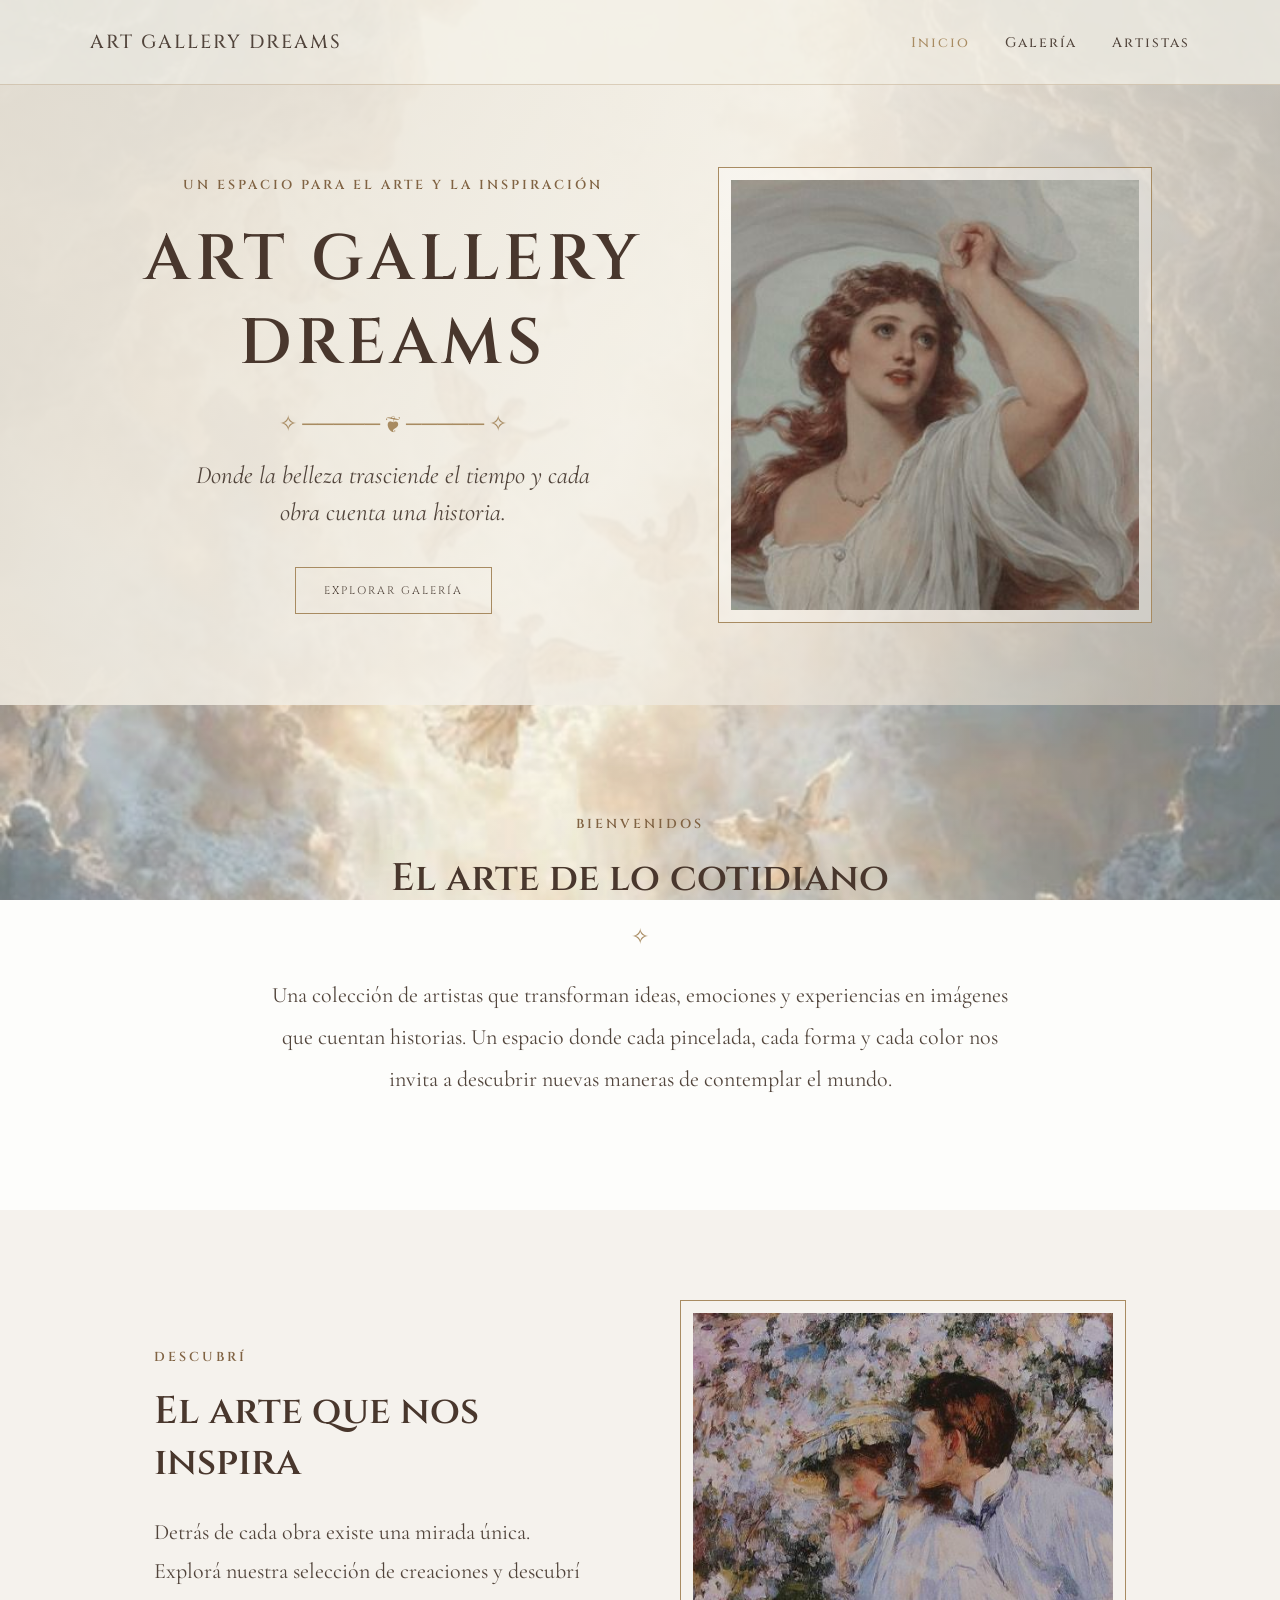
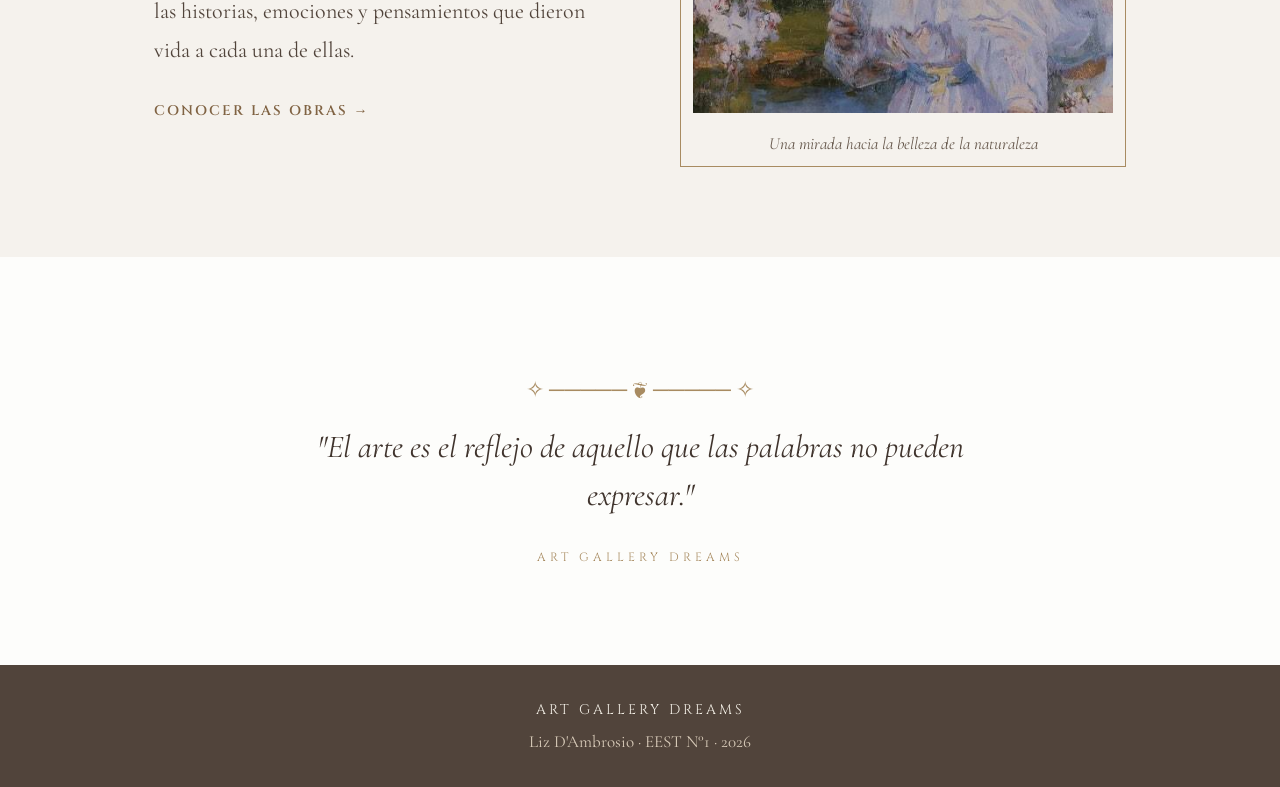
<file: index.html>
<!DOCTYPE html>
<html lang="es">

<head>
    <meta charset="UTF-8">
    <meta name="viewport" content="width=device-width, initial-scale=1.0">

    <title>Art Gallery Dreams | Inicio</title>

    <link rel="stylesheet" href="estilos.css">

    <link href="https://fonts.googleapis.com/css2?family=Cinzel:wght@400;500;600;700&family=Cormorant+Garamond:wght@400;500;600;700&display=swap" rel="stylesheet">
</head>

<body class="pagina-inicio">

    <!-- NAVEGACION -->

    <nav class="navegador">
        <a href="index.html" class="marca">ART GALLERY DREAMS</a>

        <ul>
            <li><a href="index.html" class="activo">Inicio</a></li>
            <li><a href="galeria.html">Galería</a></li>
            <li><a href="artistas.html">Artistas</a></li>
        </ul>
    </nav>


    <main>

        <!-- PORTADA PRINCIPAL -->

        <header class="hero">

            <div class="hero-contenido">

                <p class="subtitulo">UN ESPACIO PARA EL ARTE Y LA INSPIRACIÓN</p>

                <h1>ART GALLERY<br>DREAMS</h1>

                <div class="ornamento">✧ ───── ❦ ───── ✧</div>

                <p class="hero-descripcion">
                    Donde la belleza trasciende el tiempo
                    y cada obra cuenta una historia.
                </p>

                <a href="galeria.html" class="boton">
                    EXPLORAR GALERÍA
                </a>

            </div>

            <div class="hero-imagen">
                <img src="img/face.jpg" alt="Obra artística destacada">
            </div>

        </header>


        <!-- INTRODUCCION -->

        <section class="introduccion">

            <p class="etiqueta">BIENVENIDOS</p>

            <h2>El arte de lo cotidiano</h2>

            <div class="ornamento">✧</div>

            <p>
                Una colección de artistas que transforman ideas,
                emociones y experiencias en imágenes que cuentan
                historias. Un espacio donde cada pincelada,
                cada forma y cada color nos invita a descubrir
                nuevas maneras de contemplar el mundo.
            </p>

        </section>


        <!-- OBRA DESTACADA -->

        <section class="obra-destacada">

            <div class="obra-texto">

                <p class="etiqueta">DESCUBRÍ</p>

                <h2>El arte que nos inspira</h2>

                <p>
                    Detrás de cada obra existe una mirada única.
                    Explorá nuestra selección de creaciones y
                    descubrí las historias, emociones y pensamientos
                    que dieron vida a cada una de ellas.
                </p>

                <a href="galeria.html" class="enlace">
                    CONOCER LAS OBRAS →
                </a>

            </div>

            <div class="obra-marco">
                <img src="img/springg.jpeg" alt="Obra de primavera">
                <p class="pie-imagen">Una mirada hacia la belleza de la naturaleza</p>
            </div>

        </section>


        <!-- CIERRE -->

        <section class="frase-final">

            <div class="ornamento">✧ ───── ❦ ───── ✧</div>

            <h2>
                "El arte es el reflejo de aquello
                que las palabras no pueden expresar."
            </h2>

            <p>ART GALLERY DREAMS</p>

        </section>

    </main>


    <!-- PIE DE PAGINA -->

    <footer class="pie">

        <p>ART GALLERY DREAMS</p>

        <span>Liz D'Ambrosio · EEST N°1 · 2026</span>

    </footer>

</body>
</html>
</file>
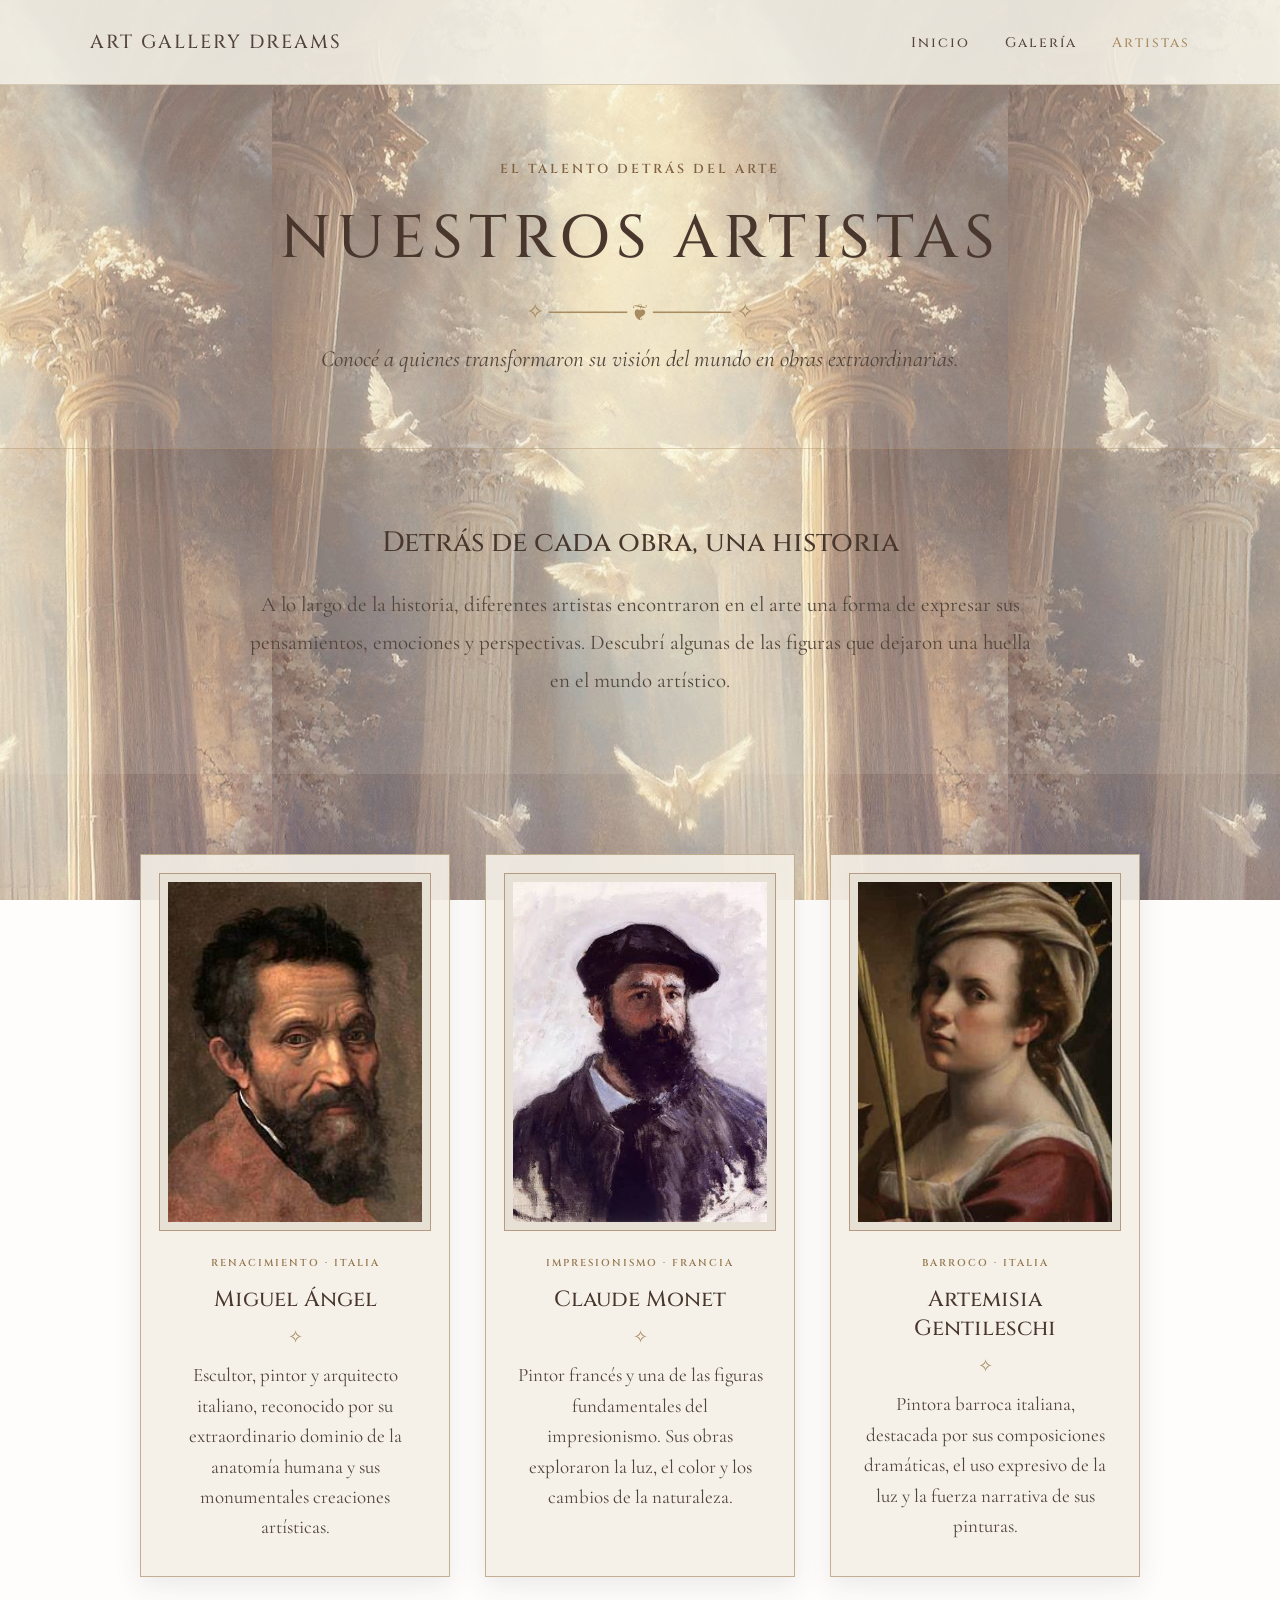
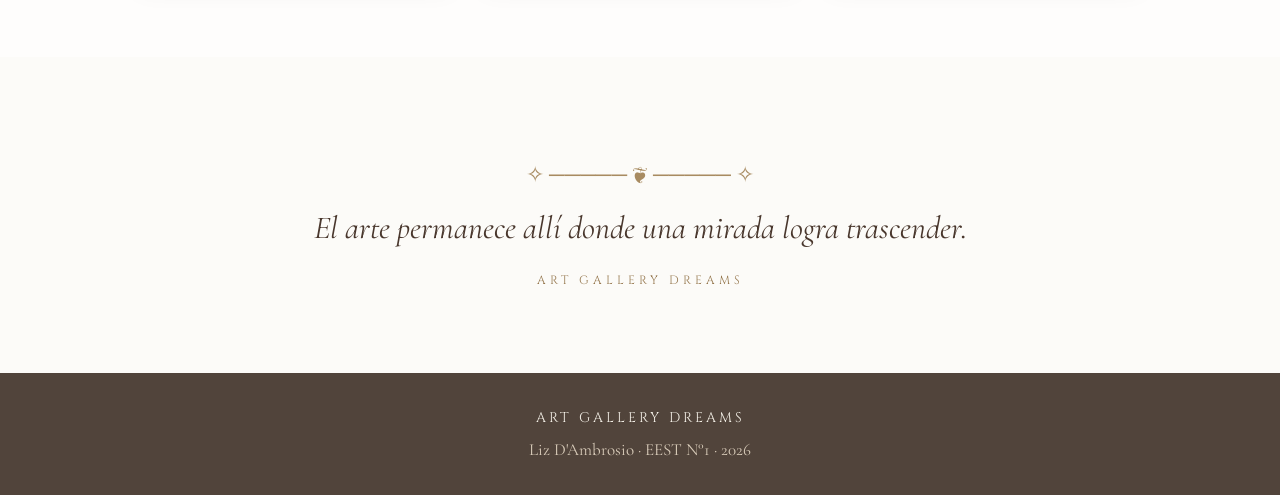
<file: artistas.html>
<!DOCTYPE html>
<html lang="es">

<head>
    <meta charset="UTF-8">
    <meta name="viewport" content="width=device-width, initial-scale=1.0">

    <title>Artistas | Art Gallery Dreams</title>

    <link rel="stylesheet" href="estilos.css">

    <link href="https://fonts.googleapis.com/css2?family=Cinzel:wght@400;500;600;700&family=Cormorant+Garamond:wght@400;500;600;700&display=swap" rel="stylesheet">
</head>

<body class="pagina-artistas">

    <!-- NAVEGACION -->

    <nav class="navegador">

        <a href="index.html" class="marca">ART GALLERY DREAMS</a>

        <ul>
            <li><a href="index.html">Inicio</a></li>
            <li><a href="galeria.html">Galería</a></li>
            <li><a href="artistas.html" class="activo">Artistas</a></li>
        </ul>

    </nav>


    <main>

        <!-- ENCABEZADO -->

        <header class="artistas-encabezado">

            <p class="etiqueta">EL TALENTO DETRÁS DEL ARTE</p>

            <h1>NUESTROS ARTISTAS</h1>

            <div class="ornamento">✧ ───── ❦ ───── ✧</div>

            <p>
                Conocé a quienes transformaron su visión
                del mundo en obras extraordinarias.
            </p>

        </header>


        <!-- INTRODUCCION -->

        <section class="artistas-introduccion">

            <h2>Detrás de cada obra, una historia</h2>

            <p>
                A lo largo de la historia, diferentes artistas
                encontraron en el arte una forma de expresar
                sus pensamientos, emociones y perspectivas.
                Descubrí algunas de las figuras que dejaron
                una huella en el mundo artístico.
            </p>

        </section>


        <!-- ARTISTAS -->

        <section class="artistas-contenedor">

            <article class="artista-card">

                <div class="artista-retrato">
                    <img src="img/images (1).jpeg" alt="Retrato de Miguel Ángel">
                </div>

                <div class="artista-info">

                    <p class="artista-periodo">RENACIMIENTO · ITALIA</p>

                    <h2>Miguel Ángel</h2>

                    <div class="ornamento">✧</div>

                    <p>
                        Escultor, pintor y arquitecto italiano,
                        reconocido por su extraordinario dominio
                        de la anatomía humana y sus monumentales
                        creaciones artísticas.
                    </p>

                </div>

            </article>


            <article class="artista-card">

                <div class="artista-retrato">
                    <img src="img/images (2).jpeg" alt="Retrato de Claude Monet">
                </div>

                <div class="artista-info">

                    <p class="artista-periodo">IMPRESIONISMO · FRANCIA</p>

                    <h2>Claude Monet</h2>

                    <div class="ornamento">✧</div>

                    <p>
                        Pintor francés y una de las figuras
                        fundamentales del impresionismo.
                        Sus obras exploraron la luz, el color
                        y los cambios de la naturaleza.
                    </p>

                </div>

            </article>


            <article class="artista-card">

                <div class="artista-retrato">
                    <img src="img/Portrait.jpg" alt="Retrato de Artemisia Gentileschi">
                </div>

                <div class="artista-info">

                    <p class="artista-periodo">BARROCO · ITALIA</p>

                    <h2>Artemisia Gentileschi</h2>

                    <div class="ornamento">✧</div>

                    <p>
                        Pintora barroca italiana, destacada
                        por sus composiciones dramáticas,
                        el uso expresivo de la luz y la fuerza
                        narrativa de sus pinturas.
                    </p>

                </div>

            </article>

        </section>


        <!-- CIERRE -->

        <section class="artistas-cierre">

            <div class="ornamento">✧ ───── ❦ ───── ✧</div>

            <h2>El arte permanece allí donde una mirada logra trascender.</h2>

            <p>ART GALLERY DREAMS</p>

        </section>

    </main>


    <!-- PIE DE PAGINA -->

    <footer class="pie">

        <p>ART GALLERY DREAMS</p>

        <span>Liz D'Ambrosio · EEST N°1 · 2026</span>

    </footer>

</body>
</html>
</file>
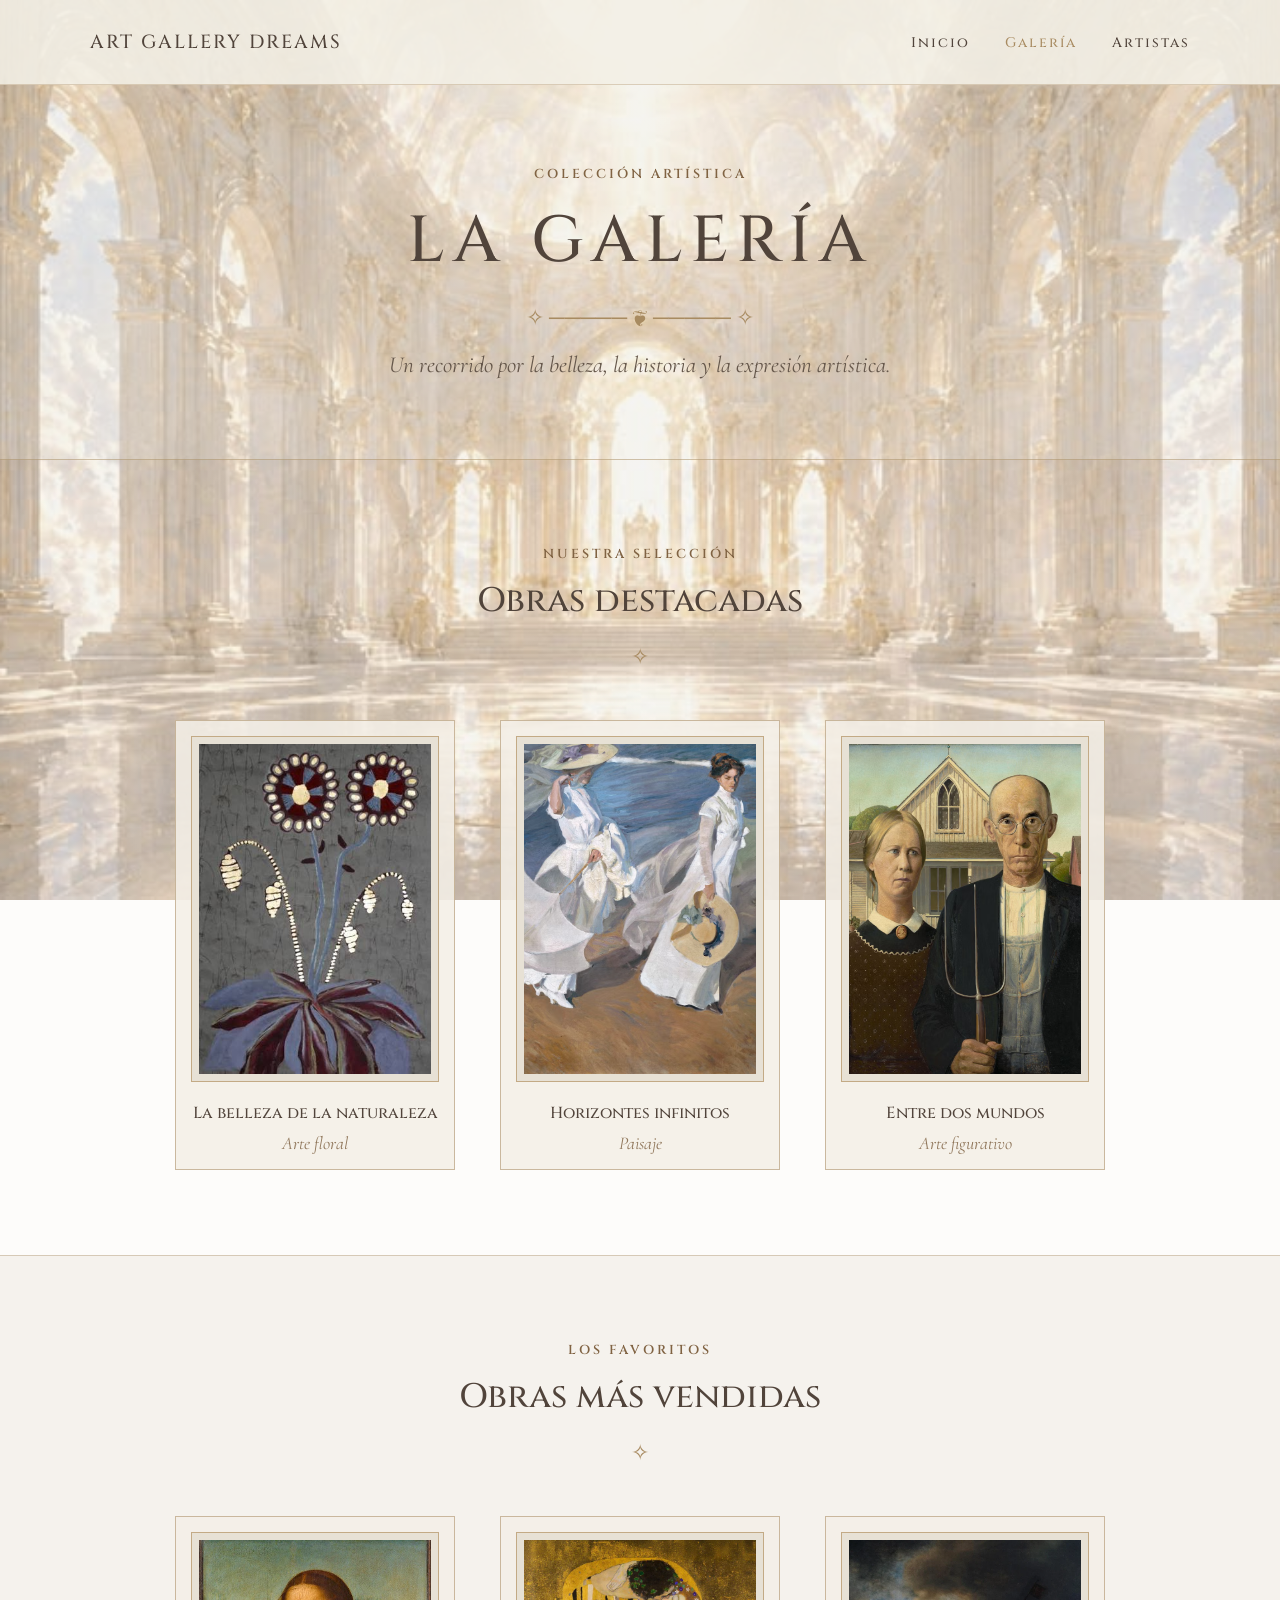
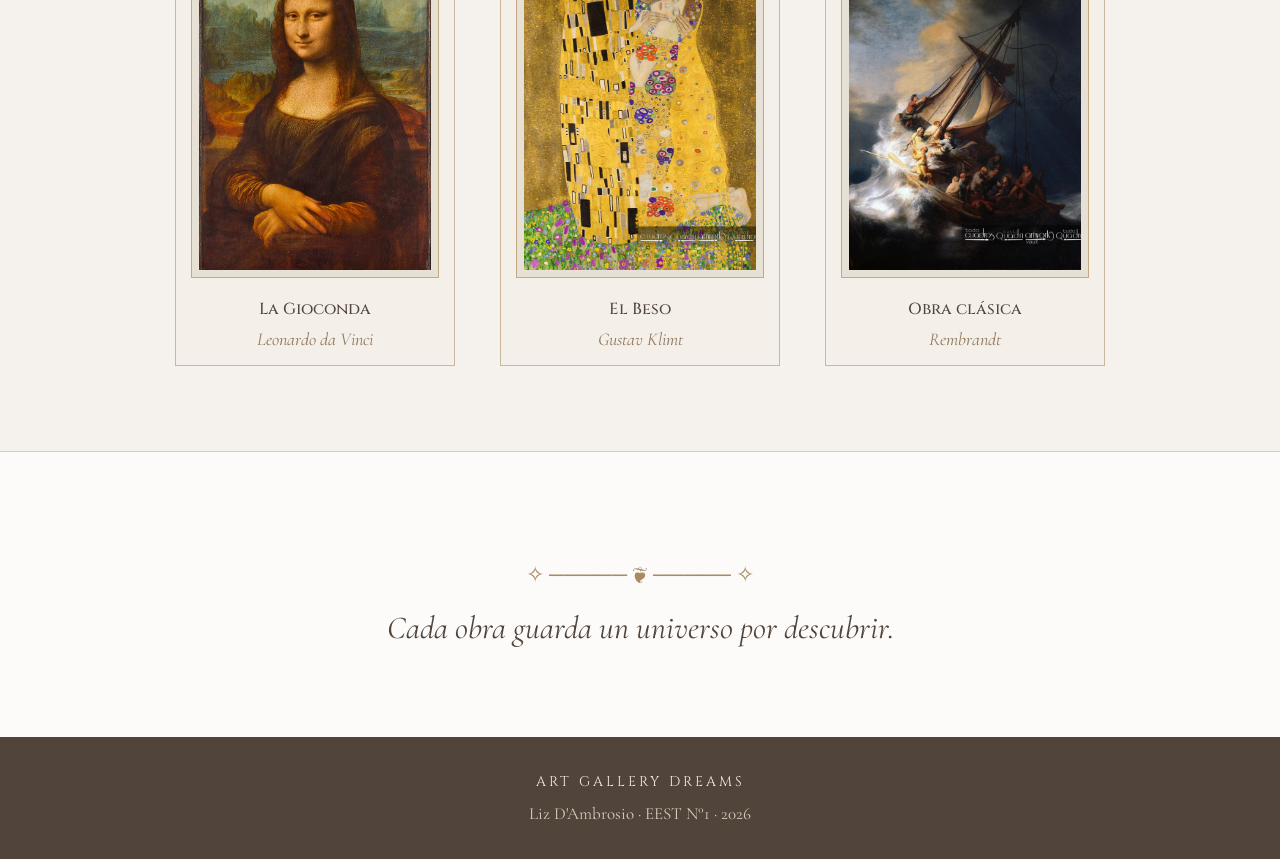
<file: galeria.html>
<!DOCTYPE html>
<html lang="es">

<head>
    <meta charset="UTF-8">
    <meta name="viewport" content="width=device-width, initial-scale=1.0">

    <title>Galería | Art Gallery Dreams</title>

    <link rel="stylesheet" href="estilos.css">

    <link href="https://fonts.googleapis.com/css2?family=Cinzel:wght@400;500;600;700&family=Cormorant+Garamond:wght@400;500;600;700&display=swap" rel="stylesheet">
</head>

<body class="pagina-galeria">

    <!-- NAVEGACION -->

    <nav class="navegador">

        <a href="index.html" class="marca">ART GALLERY DREAMS</a>

        <ul>
            <li><a href="index.html">Inicio</a></li>
            <li><a href="galeria.html" class="activo">Galería</a></li>
            <li><a href="artistas.html">Artistas</a></li>
        </ul>

    </nav>


    <main>

        <!-- ENCABEZADO -->

        <header class="galeria-encabezado">

            <p class="etiqueta">COLECCIÓN ARTÍSTICA</p>

            <h1>LA GALERÍA</h1>

            <div class="ornamento">✧ ───── ❦ ───── ✧</div>

            <p>
                Un recorrido por la belleza, la historia
                y la expresión artística.
            </p>

        </header>


        <!-- OBRAS DESTACADAS -->

        <section class="galeria-seccion">

            <div class="galeria-titulo">

                <p class="etiqueta">NUESTRA SELECCIÓN</p>

                <h2>Obras destacadas</h2>

                <div class="ornamento">✧</div>

            </div>


            <div class="galeria-obras">

                <article class="obra-card">

                    <div class="obra-imagen">
                        <img src="img/images.jpeg" alt="Obra de flores">
                    </div>

                    <h3>La belleza de la naturaleza</h3>

                    <p>Arte floral</p>

                </article>


                <article class="obra-card">

                    <div class="obra-imagen">
                        <img src="img/cuadros.avif" alt="Paisaje de playa">
                    </div>

                    <h3>Horizontes infinitos</h3>

                    <p>Paisaje</p>

                </article>


                <article class="obra-card">

                    <div class="obra-imagen">
                        <img src="img/obra.avif" alt="Pintura de una pareja">
                    </div>

                    <h3>Entre dos mundos</h3>

                    <p>Arte figurativo</p>

                </article>

            </div>

        </section>


        <!-- OBRAS MAS VENDIDAS -->

        <section class="galeria-seccion mas-vendidas">

            <div class="galeria-titulo">

                <p class="etiqueta">LOS FAVORITOS</p>

                <h2>Obras más vendidas</h2>

                <div class="ornamento">✧</div>

            </div>


            <div class="galeria-obras">

                <article class="obra-card">

                    <div class="obra-imagen">
                        <img src="img/gioconda.jpg" alt="La Gioconda">
                    </div>

                    <h3>La Gioconda</h3>

                    <p>Leonardo da Vinci</p>

                </article>


                <article class="obra-card">

                    <div class="obra-imagen">
                        <img src="img/el-beso.webp" alt="El Beso">
                    </div>

                    <h3>El Beso</h3>

                    <p>Gustav Klimt</p>

                </article>


                <article class="obra-card">

                    <div class="obra-imagen">
                        <img src="img/rembrandt.webp" alt="Obra de Rembrandt">
                    </div>

                    <h3>Obra clásica</h3>

                    <p>Rembrandt</p>

                </article>

            </div>

        </section>


        <!-- FRASE FINAL -->

        <section class="galeria-cierre">

            <div class="ornamento">✧ ───── ❦ ───── ✧</div>

            <h2>Cada obra guarda un universo por descubrir.</h2>

        </section>

    </main>


    <!-- PIE DE PAGINA -->

    <footer class="pie">

        <p>ART GALLERY DREAMS</p>

        <span>Liz D'Ambrosio · EEST N°1 · 2026</span>

    </footer>

</body>
</html>
</file>
<file: estilos.css>
/* =================================
   CONFIGURACION GENERAL
================================= */

* {
    margin: 0;
    padding: 0;
    box-sizing: border-box;
}

:root {
    --marfil: #F4F0E7;
    --marmol: #E7E1D5;
    --beige: #D8CBB9;
    --dorado: #A88B61;
    --marron: #51443B;
    --texto: #65574B;
}

html {
    scroll-behavior: smooth;
}

body {
    font-family: 'Cormorant Garamond', serif;
    color: var(--marron);

    background-image: url("img/fondo-marmol3.webp");
    background-size: cover;
    background-position: center;
    background-repeat: repeat;
    background-attachment: fixed;
}


/* =================================
   NAVEGACION
================================= */

.navegador {
    width: 100%;
    min-height: 85px;
    padding: 20px 7%;

    display: flex;
    justify-content: space-between;
    align-items: center;
    flex-wrap: wrap;
    gap: 20px;

    background-color: rgba(244,240,231,0.92);

    border-bottom: 1px solid rgba(168,139,97,0.35);
}

.marca {
    font-family: 'Cinzel', serif;
    font-size: 17px;
    letter-spacing: 2px;
    color: var(--marron);
    text-decoration: none;
}

.navegador ul {
    display: flex;
    align-items: center;
    gap: 35px;
    list-style: none;
}

.navegador ul a {
    text-decoration: none;
    color: var(--texto);

    font-family: 'Cinzel', serif;
    font-size: 12px;
    letter-spacing: 2px;

    transition: color 0.3s ease;
}

.navegador ul a:hover,
.navegador ul a.activo {
    color: var(--dorado);
}


/* =================================
   PORTADA PRINCIPAL
================================= */

.hero {
    min-height: 620px;
    padding: 75px 10%;

    display: grid;
    grid-template-columns: 1.1fr 0.9fr;
    align-items: center;
    gap: 60px;

    background:
        linear-gradient(
            120deg,
            rgba(231,225,213,0.95),
            rgba(244,240,231,0.88),
            rgba(216,203,185,0.55)
        );
}

.hero-contenido {
    text-align: center;
}

.subtitulo,
.etiqueta {
    font-family: 'Cinzel', serif;
    font-size: 11px;
    letter-spacing: 4px;
    color: var(--dorado);
}

.hero h1 {
    font-family: 'Cinzel', serif;
    font-size: clamp(40px, 5vw, 68px);
    font-weight: 500;
    line-height: 1.3;
    letter-spacing: 5px;

    margin: 25px 0;

    color: var(--marron);
}

.ornamento {
    color: var(--dorado);
    font-size: 22px;
    margin: 20px 0;
}

.hero-descripcion {
    max-width: 400px;
    margin: auto;

    font-size: 23px;
    font-style: italic;
    line-height: 1.5;

    color: var(--texto);
}


/* BOTON */

.boton {
    display: inline-block;
    margin-top: 35px;
    padding: 15px 28px;

    border: 1px solid var(--dorado);

    color: var(--marron);
    text-decoration: none;

    font-family: 'Cinzel', serif;
    font-size: 11px;
    letter-spacing: 2px;

    transition: all 0.4s ease;
}

.boton:hover {
    background-color: var(--dorado);
    color: white;
}


/* IMAGEN PRINCIPAL */

.hero-imagen {
    position: relative;
    padding: 12px;

    border: 1px solid var(--dorado);
    background-color: rgba(255,255,255,0.3);

}

.hero-imagen img {
    width: 100%;
    height: 430px;
    object-fit: cover;
    display: block;
    object-position: center 30%;
}


/* =================================
   INTRODUCCION
================================= */

.introduccion {
    padding: 110px 15%;
    text-align: center;
}

.introduccion h2,
.obra-texto h2 {
    font-family: 'Cinzel', serif;
    font-size: clamp(27px, 3vw, 39px);
    font-weight: 500;

    margin-top: 20px;
    color: var(--marron);
}

.introduccion > p:last-child {
    max-width: 750px;
    margin: 25px auto 0;

    font-size: 22px;
    line-height: 1.8;
    color: var(--texto);
}


/* =================================
   OBRA DESTACADA
================================= */

.obra-destacada {
    padding: 90px 12%;

    display: grid;
    grid-template-columns: 1fr 1fr;
    align-items: center;
    gap: 80px;

    background-color: rgba(216,203,185,0.35);
}

.obra-texto {
    text-align: left;
}

.obra-texto h2 {
    margin-bottom: 25px;
}

.obra-texto > p:not(.etiqueta) {
    font-size: 21px;
    line-height: 1.8;
    color: var(--texto);
}

.enlace {
    display: inline-block;
    margin-top: 30px;

    font-family: 'Cinzel', serif;
    font-size: 12px;
    letter-spacing: 2px;

    text-decoration: none;
    color: var(--dorado);

    transition: color 0.3s ease;
}

.enlace:hover {
    color: var(--marron);
}

.obra-marco {
    padding: 12px;
    border: 1px solid var(--dorado);
}

.obra-marco img {
    width: 100%;
    height: 400px;
    object-fit: cover;
}

.pie-imagen {
    padding-top: 15px;
    text-align: center;
    font-size: 17px;
    font-style: italic;
    color: var(--texto);
}


/* =================================
   FRASE FINAL
================================= */

.frase-final {
    padding: 100px 15%;
    text-align: center;
}

.frase-final h2 {
    max-width: 750px;
    margin: auto;

    font-family: 'Cormorant Garamond', serif;
    font-size: 32px;
    font-weight: 400;
    font-style: italic;
    line-height: 1.5;
}

.frase-final p {
    margin-top: 30px;

    font-family: 'Cinzel', serif;
    font-size: 12px;
    letter-spacing: 4px;
    color: var(--dorado);
}


/* =================================
   PIE DE PAGINA
================================= */

.pie {
    padding: 35px 20px;
    text-align: center;

    background-color: #51443B;
    color: var(--marfil);
}

.pie p {
    font-family: 'Cinzel', serif;
    font-size: 14px;
    letter-spacing: 3px;
}

.pie span {
    display: block;
    margin-top: 12px;
    font-size: 16px;
    color: #D8CBB9;
}


/* =================================
   RESPONSIVE - CELULARES
================================= */

@media (max-width: 768px) {

    .navegador {
        justify-content: center;
        flex-direction: column;
    }

    .navegador ul {
        gap: 20px;
    }

    .hero {
        grid-template-columns: 1fr;
        padding: 55px 7%;
        gap: 40px;
    }

    .hero-imagen img {
        height: 350px;
    }

    .introduccion {
        padding: 75px 8%;
    }

    .obra-destacada {
        grid-template-columns: 1fr;
        padding: 65px 8%;
        gap: 40px;
    }

    .obra-texto {
        text-align: center;
    }

    .obra-marco img {
        height: 350px;
    }

    .frase-final {
        padding: 75px 8%;
    }

    .frase-final h2 {
        font-size: 26px;
    }
}

@media (max-width: 400px) {

    .marca {
        font-size: 14px;
    }

    .navegador ul {
        gap: 13px;
    }

    .navegador ul a {
        font-size: 10px;
    }

    .hero h1 {
        letter-spacing: 2px;
    }

}

/* =================================
   PAGINA DE GALERIA
================================= */





.pagina-galeria {
    background-image:
        linear-gradient(
            rgba(244, 240, 231, 0.30),

            rgba(244, 240, 231, 0.30)
        ),

        url("img/museo.jpeg");

    background-size: cover;
    background-position: center;
    background-repeat: no-repeat;
    background-attachment: fixed;
}


/* ENCABEZADO DE GALERIA */

.galeria-encabezado {

    min-height: 350px;
    padding: 80px 10%;

    display: flex;
    flex-direction: column;
    justify-content: center;
    align-items: center;

    text-align: center;

    background-color: rgba(244,240,231,0.75);

    border-bottom: 1px solid rgba(168,139,97,0.5);
}

.galeria-encabezado h1 {

    font-family: 'Cinzel', serif;
    font-size: clamp(40px, 6vw, 65px);
    font-weight: 500;
    letter-spacing: 8px;

    margin-top: 15px;

    color: #51443B;
}

.galeria-encabezado > p:last-child {

    font-size: 23px;
    font-style: italic;

    color: #65574B;
}


/* SECCIONES DE OBRAS */

.galeria-seccion {

    padding: 85px 8%;

    background-color: rgba(244,240,231,0.80);
}

.galeria-titulo {

    text-align: center;
    margin-bottom: 50px;
}

.galeria-titulo h2 {

    font-family: 'Cinzel', serif;
    font-size: 34px;
    font-weight: 500;

    margin-top: 15px;

    color: #51443B;
}


/* CONTENEDOR DE OBRAS */

.galeria-obras {

    display: flex;
    justify-content: center;
    align-items: flex-start;
    flex-wrap: wrap;

    gap: 45px;
}


/* TARJETAS */

.obra-card {

    width: 280px;
    padding: 15px;

    background-color: rgba(255,255,255,0.65);

    border: 1px solid rgba(168,139,97,0.55);

    text-align: center;

    transition: transform 0.4s ease,
                box-shadow 0.4s ease;
}

.obra-card:hover {

    transform: translateY(-8px);

    box-shadow: 0 12px 25px rgba(70,55,40,0.15);
}


/* MARCOS DE LAS PINTURAS */

.obra-imagen {

    padding: 7px;
    border: 1px solid #C3AA85;

    background-color: #E7E1D5;
}

.obra-imagen img {

    width: 100%;
    height: 330px;

    object-fit: cover;
    display: block;

    transition: transform 0.5s ease;
}

.obra-card:hover .obra-imagen img {

    transform: scale(1.025);
}


/* INFORMACION DE LAS OBRAS */

.obra-card h3 {

    font-family: 'Cinzel', serif;
    font-size: 16px;
    font-weight: 500;

    margin-top: 20px;

    color: #51443B;
}

.obra-card p {

    font-size: 18px;
    font-style: italic;

    margin-top: 8px;

    color: #90775B;
}


/* SEGUNDA SECCION */

.mas-vendidas {

    background-color: rgba(216,203,185,0.88);

    border-top: 1px solid rgba(168,139,97,0.4);
    border-bottom: 1px solid rgba(168,139,97,0.4);
}


/* CIERRE */

.galeria-cierre {

    padding: 90px 10%;

    text-align: center;

    background-color: rgba(244,240,231,0.80);
}

.galeria-cierre h2 {

    font-family: 'Cormorant Garamond', serif;
    font-size: 32px;
    font-weight: 400;
    font-style: italic;

    color: #51443B;
}


/* RESPONSIVE */

@media (max-width: 768px) {

    .galeria-encabezado {
        min-height: 280px;
        padding: 60px 5%;
    }

    .galeria-encabezado h1 {
        letter-spacing: 4px;
    }

    .galeria-seccion {
        padding: 65px 5%;
    }

    .galeria-obras {
        gap: 30px;
    }

    .obra-card {
        width: 100%;
        max-width: 320px;
    }

    .obra-imagen img {
        height: 350px;
    }

    .galeria-cierre {
        padding: 65px 8%;
    }

}

/* =================================
   MEJORAS DE LEGIBILIDAD
================================= */

/* TEXTOS GENERALES */

body {
    color: #40342D;
}

/* NAVEGACION */

.navegador ul a {
    font-size: 14px;
    font-weight: 500;
    color: #51443B;
}

.marca {
    font-size: 19px;
    font-weight: 500;
}

/* ETIQUETAS */

.etiqueta,
.subtitulo {
    font-size: 13px;
    font-weight: 600;
    letter-spacing: 3px;
    color: #806343;
}

/* TITULOS */

.hero h1 {
    color: #49372D;
    font-weight: 600;
}

.introduccion h2,
.obra-texto h2 {
    color: #49372D;
    font-weight: 600;
}

/* DESCRIPCIONES */

.hero-descripcion {
    font-size: 25px;
    color: #51443B;
}

.introduccion > p:last-child {
    font-size: 22px;
    color: #51443B;
    line-height: 1.9;
}

.obra-texto > p:not(.etiqueta) {
    font-size: 22px;
    color: #51443B;
    line-height: 1.8;
}

/* SECCION DE INTRODUCCION */

.introduccion {
    background-color: rgba(244, 240, 231, 0.86);
}

/* SECCION OBRA DESTACADA */

.obra-destacada {
    background-color: rgba(231, 225, 213, 0.88);
}

/* ENLACES */

.enlace {
    font-size: 14px;
    font-weight: 600;
    color: #806343;
}

/* PIE DE PAGINA */

.pie span {
    font-size: 17px;
}

/* =================================
   FONDO DEL MUSEO
================================= */

.pagina-galeria {
    background-image:
        linear-gradient(
            rgba(244, 240, 231, 0.08),
            rgba(244, 240, 231, 0.08)
        ),
        url("img/museo.jpeg");

    background-size: cover;
    background-position: center;
    background-repeat: no-repeat;
    background-attachment: fixed;
}

/* ENCABEZADO */

.galeria-encabezado {
    background-color: rgba(244, 240, 231, 0.35);
}

/* SECCIONES */

.galeria-seccion {
    background-color: rgba(244, 240, 231, 0.20);
}

/* OBRAS MAS VENDIDAS */

.mas-vendidas {
    background-color: rgba(216, 203, 185, 0.25);
}

/* CIERRE */

.galeria-cierre {
    background-color: rgba(244, 240, 231, 0.25);
}

/* TARJETAS DE OBRAS */

.obra-card {
    background-color: rgba(244, 240, 231, 0.88);
}


/* =================================
   PAGINA DE ARTISTAS
================================= */

.pagina-artistas {

    background-image:
        linear-gradient(
            rgba(244,240,231,0.12),
            rgba(244,240,231,0.12)
        ),
        url("img/fondo-marmol.jpg");

    background-size: auto;
    background-position: center;
    background-repeat: repeat;
    background-attachment: fixed;
}


/* ENCABEZADO */

.artistas-encabezado {

    min-height: 330px;
    padding: 75px 10%;

    display: flex;
    flex-direction: column;
    justify-content: center;
    align-items: center;

    text-align: center;

    background-color: rgba(244,240,231,0.65);

    border-bottom: 1px solid rgba(168,139,97,0.4);
}

.artistas-encabezado h1 {

    font-family: 'Cinzel', serif;
    font-size: clamp(35px, 5vw, 60px);
    font-weight: 500;
    letter-spacing: 6px;

    margin-top: 20px;

    color: #49372D;
}

.artistas-encabezado > p:last-child {

    font-size: 23px;
    font-style: italic;
    color: #51443B;
}


/* INTRODUCCION */

.artistas-introduccion {

    padding: 75px 15%;

    text-align: center;

    background-color: rgba(244,240,231,0.55);
}

.artistas-introduccion h2 {

    font-family: 'Cinzel', serif;
    font-size: 28px;
    font-weight: 500;

    color: #49372D;
}

.artistas-introduccion p {

    max-width: 800px;
    margin: 25px auto 0;

    font-size: 21px;
    line-height: 1.8;

    color: #51443B;
}


/* CONTENEDOR DE ARTISTAS */

.artistas-contenedor {

    padding: 80px 8%;

    display: flex;
    justify-content: center;
    align-items: stretch;
    flex-wrap: wrap;

    gap: 35px;

    background-color: rgba(216,203,185,0.20);
}


/* TARJETAS */

.artista-card {

    width: 310px;
    padding: 18px;

    display: flex;
    flex-direction: column;
    align-items: center;

    background-color: rgba(244,240,231,0.91);

    border: 1px solid rgba(168,139,97,0.65);

    box-shadow: 0 8px 25px rgba(70,55,40,0.10);

    transition: transform 0.4s ease,
                box-shadow 0.4s ease;
}

.artista-card:hover {

    transform: translateY(-8px);

    box-shadow: 0 15px 30px rgba(70,55,40,0.18);
}


/* RETRATOS */

.artista-retrato {

    width: 100%;
    padding: 8px;

    border: 1px solid #B69B83;
    background-color: #E7E1D5;
}

.artista-retrato img {

    width: 100%;
    height: 340px;

    display: block;
    object-fit: cover;
}


/* INFORMACION */

.artista-info {

    padding: 25px 10px 15px;
    text-align: center;
}

.artista-periodo {

    font-family: 'Cinzel', serif;
    font-size: 10px;
    font-weight: 600;
    letter-spacing: 2px;

    color: #96784F;
}

.artista-info h2 {

    margin-top: 15px;

    font-family: 'Cinzel', serif;
    font-size: 22px;
    font-weight: 500;

    color: #49372D;
}

.artista-info .ornamento {

    margin: 12px 0;
    font-size: 18px;
}

.artista-info > p:last-child {

    font-size: 19px;
    line-height: 1.6;

    color: #51443B;
}


/* CIERRE */

.artistas-cierre {

    padding: 85px 12%;

    text-align: center;

    background-color: rgba(244,240,231,0.70);
}

.artistas-cierre h2 {

    max-width: 750px;
    margin: auto;

    font-family: 'Cormorant Garamond', serif;
    font-size: 32px;
    font-weight: 400;
    font-style: italic;

    color: #49372D;
}

.artistas-cierre p {

    margin-top: 25px;

    font-family: 'Cinzel', serif;
    font-size: 12px;
    letter-spacing: 4px;

    color: #96784F;
}


/* RESPONSIVE */

@media (max-width: 768px) {

    .artistas-encabezado {
        padding: 60px 7%;
    }

    .artistas-encabezado h1 {
        letter-spacing: 3px;
    }

    .artistas-introduccion {
        padding: 60px 8%;
    }

    .artistas-contenedor {
        padding: 55px 5%;
        gap: 30px;
    }

    .artista-card {
        width: 100%;
        max-width: 340px;
    }

    .artista-retrato img {
        height: 380px;
    }

    .artistas-cierre {
        padding: 65px 8%;
    }

}
/* =================================
   FONDO DE ARTISTAS
================================= */

.pagina-artistas {
    background-image: url("img/fondo-artistas.jpeg");
    background-size: auto;
    background-position: center;
    background-repeat: repeat;
    background-attachment: fixed;
}

/* ENCABEZADO */

.artistas-encabezado {
    background-color: rgba(244, 240, 231, 0.35);
}

/* INTRODUCCION */

.artistas-introduccion {
    background-color: rgba(244, 240, 231, 0.25);
}

/* CONTENEDOR */

.artistas-contenedor {
    background-color: rgba(244, 240, 231, 0.15);
}

/* TARJETAS */

.artista-card {
    background-color: rgba(244, 240, 231, 0.90);
}

/* CIERRE */

.artistas-cierre {
    background-color: rgba(244, 240, 231, 0.30);
}

/* =================================
   FONDO DE INICIO
================================= */

.pagina-inicio {
    background-image:
        linear-gradient(
            rgba(244, 240, 231, 0.10),
            rgba(244, 240, 231, 0.10)
        ),
        url("img/fondo-index.jpeg");

    background-size: 100% auto;
    background-position: center top;
    background-repeat: repeat-y;
    background-attachment: fixed;
}

/* TRANSPARENCIA DE LAS SECCIONES */

.pagina-inicio .hero {
    background-color: rgba(231, 225, 213, 0.20);
}

.pagina-inicio .introduccion {
    background-color: rgba(244, 240, 231, 0.18);
}

.pagina-inicio .obra-destacada {
    background-color: rgba(216, 203, 185, 0.25);
}

.pagina-inicio .frase-final {
    background-color: rgba(244, 240, 231, 0.18);
}


/* ==========================================
   ADAPTACION RESPONSIVE - ART GALLERY DREAMS
   ========================================== */

/* Evitar desbordamientos horizontales */

html,
body {
    width: 100%;
    max-width: 100%;
    overflow-x: hidden;
}

img {
    max-width: 100%;
}


/* ==========================================
   TABLETS Y CELULARES
   ========================================== */

@media (max-width: 768px) {

    /* FONDOS */

    body {
        background-attachment: scroll;
    }

    .pagina-inicio,
    .pagina-galeria,
    .pagina-artistas {
        background-size: 100% auto;
        background-position: center top;
        background-repeat: repeat-y;
        background-attachment: scroll;
    }


    /* NAVEGACION */

    .navegador {
        min-height: auto;
        padding: 20px 12px;
        gap: 15px;
        flex-direction: column;
        justify-content: center;
        align-items: center;
    }

    .marca {
        font-size: clamp(15px, 4vw, 19px);
        text-align: center;
        letter-spacing: 2px;
    }

    .navegador ul {
        width: 100%;
        display: flex;
        justify-content: center;
        align-items: center;
        flex-wrap: wrap;
        gap: 8px 18px;
    }

    .navegador ul a {
        display: inline-flex;
        align-items: center;
        justify-content: center;
        min-height: 44px;
        padding: 8px 5px;
        font-size: 12px;
        letter-spacing: 1px;
    }


    /* PORTADA DE INICIO */

    .hero {
        min-height: auto;
        grid-template-columns: 1fr;
        padding: 55px 7%;
        gap: 35px;

        /* Reemplaza el degradado demasiado opaco */
        background: linear-gradient(
            120deg,
            rgba(231,225,213,0.28),
            rgba(244,240,231,0.22),
            rgba(216,203,185,0.18)
        );
    }

    .hero-contenido {
        width: 100%;
    }

    .hero h1 {
        font-size: clamp(34px, 9vw, 52px);
        line-height: 1.2;
        letter-spacing: 3px;
        margin: 20px 0;
    }

    .subtitulo,
    .etiqueta {
        font-size: 11px;
        letter-spacing: 2px;
        line-height: 1.7;
    }

    .hero-descripcion {
        max-width: 420px;
        font-size: clamp(19px, 5vw, 23px);
        line-height: 1.5;
    }

    .hero-imagen {
        width: 100%;
        max-width: 480px;
        margin: auto;
        padding: 8px;
    }

    .hero-imagen img {
        width: 100%;
        height: auto;
        aspect-ratio: 4 / 5;
        object-fit: cover;
    }


    /* BOTONES Y ENLACES */

    .boton {
        min-height: 48px;
        padding: 15px 22px;
        display: inline-flex;
        justify-content: center;
        align-items: center;
        font-size: 11px;
        text-align: center;
    }

    .enlace {
        min-height: 44px;
        display: inline-flex;
        align-items: center;
        justify-content: center;
        font-size: 12px;
    }


    /* INTRODUCCION */

    .introduccion {
        padding: 65px 8%;
    }

    .introduccion h2,
    .obra-texto h2 {
        font-size: clamp(25px, 6vw, 34px);
        line-height: 1.3;
    }

    .introduccion > p:last-child {
        font-size: 19px;
        line-height: 1.65;
    }


    /* OBRA DESTACADA */

    .obra-destacada {
        grid-template-columns: 1fr;
        padding: 60px 7%;
        gap: 35px;
    }

    .obra-texto {
        text-align: center;
    }

    .obra-texto > p:not(.etiqueta) {
        font-size: 19px;
        line-height: 1.65;
    }

    .obra-marco {
        width: 100%;
        max-width: 480px;
        margin: auto;
        padding: 8px;
    }

    .obra-marco img {
        width: 100%;
        height: auto;
        aspect-ratio: 4 / 3;
        object-fit: cover;
        display: block;
    }

    .pie-imagen {
        font-size: 15px;
        line-height: 1.4;
    }


    /* FRASES FINALES */

    .frase-final,
    .galeria-cierre,
    .artistas-cierre {
        padding: 60px 8%;
    }

    .frase-final h2,
    .galeria-cierre h2,
    .artistas-cierre h2 {
        font-size: clamp(23px, 6vw, 29px);
        line-height: 1.5;
    }


    /* GALERIA */

    .galeria-encabezado {
        min-height: 270px;
        padding: 55px 7%;
    }

    .galeria-encabezado h1 {
        font-size: clamp(34px, 9vw, 48px);
        letter-spacing: 3px;
        line-height: 1.2;
    }

    .galeria-encabezado > p:last-child {
        font-size: 19px;
        line-height: 1.5;
    }

    .galeria-seccion {
        padding: 55px 6%;
    }

    .galeria-titulo {
        margin-bottom: 35px;
    }

    .galeria-titulo h2 {
        font-size: clamp(25px, 6vw, 32px);
    }

    .galeria-obras {
        justify-content: center;
        gap: 25px;
    }

    .obra-card {
        width: 100%;
        max-width: 380px;
        padding: 13px;
    }

    .obra-imagen img {
        width: 100%;
        height: auto;
        aspect-ratio: 4 / 5;
        object-fit: cover;
    }

    .obra-card h3 {
        font-size: 17px;
        line-height: 1.4;
    }

    .obra-card p {
        font-size: 17px;
    }


    /* ARTISTAS */

    .artistas-encabezado {
        min-height: 270px;
        padding: 55px 7%;
    }

    .artistas-encabezado h1 {
        font-size: clamp(30px, 8vw, 48px);
        letter-spacing: 2px;
        line-height: 1.2;
    }

    .artistas-encabezado > p:last-child {
        font-size: 19px;
        line-height: 1.5;
    }

    .artistas-introduccion {
        padding: 55px 8%;
    }

    .artistas-introduccion h2 {
        font-size: 25px;
        line-height: 1.4;
    }

    .artistas-introduccion p {
        font-size: 19px;
        line-height: 1.65;
    }

    .artistas-contenedor {
        padding: 55px 6%;
        gap: 25px;
    }

    .artista-card {
        width: 100%;
        max-width: 380px;
        padding: 15px;
    }

    .artista-retrato img {
        width: 100%;
        height: auto;
        aspect-ratio: 4 / 5;
        object-fit: cover;
    }

    .artista-info h2 {
        font-size: 21px;
    }

    .artista-info > p:last-child {
        font-size: 18px;
        line-height: 1.6;
    }


    /* PIE DE PAGINA */

    .pie {
        padding: 30px 15px;
    }

    .pie p {
        font-size: 12px;
        letter-spacing: 2px;
    }

    .pie span {
        font-size: 14px;
        line-height: 1.5;
    }

}


/* ==========================================
   CELULARES PEQUEÑOS
   ========================================== */

@media (max-width: 400px) {

    .navegador {
        padding: 17px 8px;
    }

    .navegador ul {
        gap: 5px 10px;
    }

    .navegador ul a {
        font-size: 11px;
        letter-spacing: 0.5px;
        padding: 8px 4px;
    }

    .hero {
        padding: 45px 6%;
    }

    .hero h1 {
        font-size: 34px;
        letter-spacing: 1px;
    }

    .hero-descripcion {
        font-size: 19px;
    }

    .boton {
        width: 100%;
        max-width: 280px;
    }

    .introduccion > p:last-child,
    .obra-texto > p:not(.etiqueta),
    .artistas-introduccion p {
        font-size: 18px;
    }

    .ornamento {
        font-size: 18px;
    }

    .galeria-encabezado h1,
    .artistas-encabezado h1 {
        font-size: 31px;
        letter-spacing: 1px;
    }

}

/* ==========================================
   LEGIBILIDAD EN CELULARES
   ========================================== */

@media (max-width: 768px) {

    /* PORTADA */

    .hero-contenido {
        padding: 22px 15px;
        background-color: rgba(244, 240, 231, 0.48);
        border: 1px solid rgba(168, 139, 97, 0.25);
        border-radius: 3px;
    }

    .hero h1,
    .hero-descripcion {
        text-shadow: 0 1px 3px rgba(244, 240, 231, 0.8);
    }


    /* INTRODUCCION */

    .introduccion {
        background-color: rgba(244, 240, 231, 0.48);
    }


    /* OBRA DESTACADA */

    .obra-destacada {
        background-color: rgba(231, 225, 213, 0.50);
    }

    .obra-texto {
        padding: 20px 15px;
        background-color: rgba(244, 240, 231, 0.50);
    }


    /* FRASE FINAL */

    .frase-final {
        background-color: rgba(244, 240, 231, 0.48);
    }


    /* GALERIA */

    .galeria-encabezado {
        background-color: rgba(244, 240, 231, 0.55);
    }

    .galeria-seccion {
        background-color: rgba(244, 240, 231, 0.42);
    }

    .mas-vendidas {
        background-color: rgba(216, 203, 185, 0.50);
    }

    .galeria-cierre {
        background-color: rgba(244, 240, 231, 0.50);
    }


    /* ARTISTAS */

    .artistas-encabezado {
        background-color: rgba(244, 240, 231, 0.55);
    }

    .artistas-introduccion {
        background-color: rgba(244, 240, 231, 0.48);
    }

    .artistas-contenedor {
        background-color: rgba(244, 240, 231, 0.35);
    }

    .artistas-cierre {
        background-color: rgba(244, 240, 231, 0.50);
    }


    /* MEJORAR CONTRASTE DE LOS TEXTOS */

    .hero h1,
    .galeria-encabezado h1,
    .artistas-encabezado h1,
    .introduccion h2,
    .obra-texto h2,
    .galeria-titulo h2,
    .artistas-introduccion h2,
    .artista-info h2 {
        color: #49372D;
        text-shadow: 0 1px 2px rgba(255, 255, 255, 0.45);
    }

    .hero-descripcion,
    .introduccion > p:last-child,
    .obra-texto > p:not(.etiqueta),
    .galeria-encabezado > p:last-child,
    .artistas-encabezado > p:last-child,
    .artistas-introduccion p,
    .artista-info > p:last-child {
        color: #40342D;
    }

}
</file>
